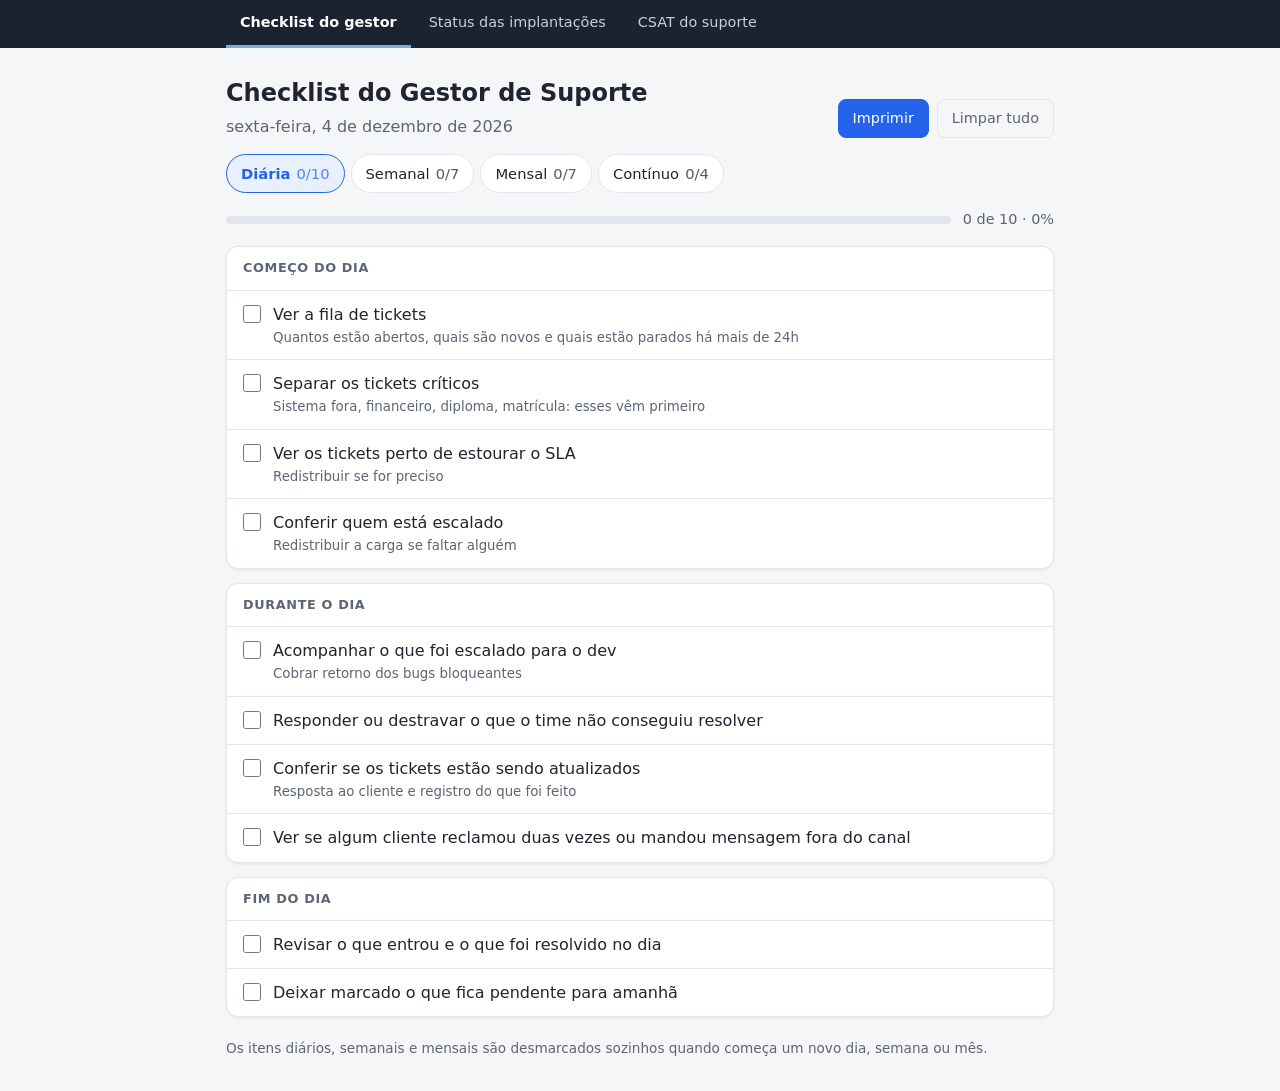
<file: index.html>
<!doctype html>
<html lang="pt-BR">
<head>
  <meta charset="utf-8">
  <meta name="viewport" content="width=device-width, initial-scale=1">
  <title>Checklist do Gestor</title>
  <link rel="stylesheet" href="style.css">
</head>
<body>
  <header class="topo">
    <div>
      <h1>Checklist do Gestor de Suporte</h1>
      <p class="subtitulo" id="data-hoje"></p>
    </div>
    <div class="acoes">
      <button type="button" id="btn-imprimir" class="btn">Imprimir</button>
      <button type="button" id="btn-limpar" class="btn btn-secundario">Limpar tudo</button>
    </div>
  </header>

  <nav class="abas" id="abas" role="tablist"></nav>

  <main id="conteudo"></main>

  <footer class="rodape">
    Os itens diários, semanais e mensais são desmarcados sozinhos quando começa um novo dia, semana ou mês.
  </footer>

  <script src="nav.js"></script>
  <script src="script.js"></script>
</body>
</html>
</file>
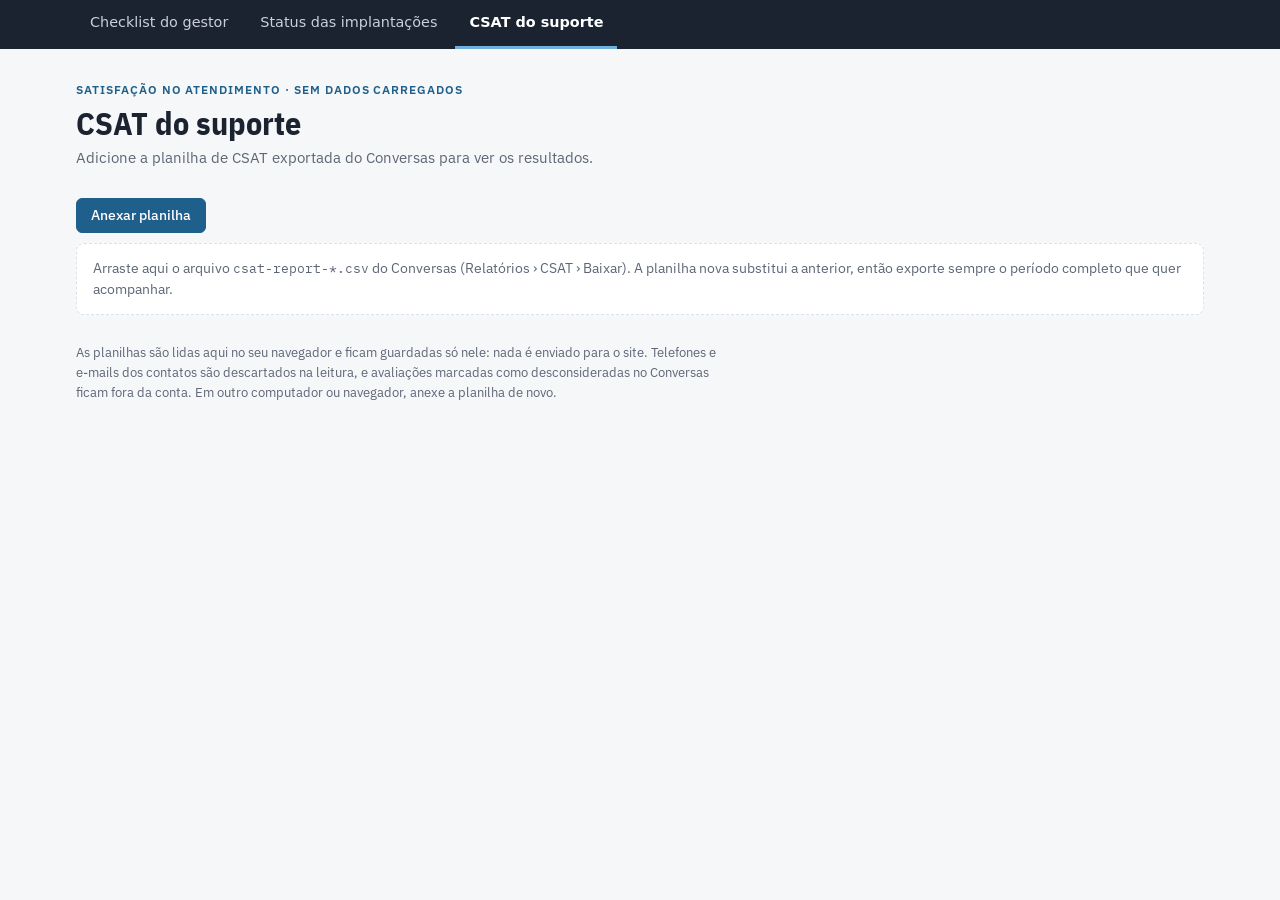
<file: csat/index.html>
<!doctype html>
<html lang="pt-BR">
<head>
  <meta charset="utf-8">
  <meta name="viewport" content="width=device-width, initial-scale=1">
  <title>CSAT do Suporte Eduq</title>
  <link rel="preconnect" href="https://fonts.googleapis.com">
  <link rel="stylesheet" href="https://fonts.googleapis.com/css2?family=IBM+Plex+Sans:wght@400;500;600&family=IBM+Plex+Sans+Condensed:wght@600;700&family=IBM+Plex+Mono:wght@500&display=swap">
  <link rel="stylesheet" href="style.css">
</head>
<body>
  <div class="wrap">
    <header>
      <div class="eyebrow">Satisfação no atendimento · <span id="periodo">sem dados carregados</span></div>
      <h1>CSAT do suporte</h1>
      <p id="resumo">Anexe a planilha de CSAT exportada do Conversas para ver os resultados.</p>
    </header>

    <section class="carga" id="carga">
      <div class="sec-head">
        <div class="actions">
          <label class="btn primary" for="arquivo" id="btn-arquivo">Anexar planilha</label>
          <input type="file" id="arquivo" accept=".csv,text/csv" multiple hidden>
          <label class="filtro" for="mes">Período
            <select id="mes"></select>
          </label>
          <label class="filtro" for="operador">Operador
            <select id="operador"></select>
          </label>
        </div>
        <div class="actions">
          <span class="status" id="status" role="status"></span>
          <button type="button" class="link-danger" id="btn-limpar">Apagar dados</button>
          <button type="button" class="link-danger" id="btn-confirmar" hidden>Confirmar: apagar todas as avaliações</button>
          <button type="button" id="btn-cancelar" hidden>Cancelar</button>
        </div>
      </div>
      <p class="carregada" id="carregada" hidden></p>
      <div class="drop" id="drop">
        Arraste aqui o arquivo <code>csat-report-*.csv</code> do Conversas (Relatórios › CSAT › Baixar). A planilha nova substitui a anterior, então exporte sempre o período completo que quer acompanhar.
      </div>
    </section>

    <div id="painel" hidden>
      <div class="stats">
        <div class="stat destaque"><b id="k-csat">—</b><span>CSAT (notas 4 e 5)</span></div>
        <div class="stat"><b id="k-media">—</b><span>Nota média (1 a 5)</span></div>
        <div class="stat"><b id="k-nota5">—</b><span>Notas 5 ("Uau!")</span></div>
        <div class="stat"><b id="k-total">—</b><span>Avaliações</span></div>
        <div class="stat"><b id="k-baixas">—</b><span>Notas 3 ou menores</span></div>
      </div>

      <div class="grid2">
        <section class="card">
          <h2>Distribuição das notas</h2>
          <p class="nota">Quantas avaliações cada nota recebeu no período.</p>
          <div id="dist" class="dist"></div>
        </section>
        <section class="card">
          <h2>Avaliações por dia</h2>
          <p class="nota">Passe o mouse sobre um dia para ver a média e o CSAT.</p>
          <div id="dias" class="chart"></div>
        </section>
      </div>

      <section class="card">
        <h2>Resultado por operador</h2>
        <p class="nota">Ordenado pelo número de avaliações. CSAT é a parcela de notas 4 e 5.</p>
        <div class="scroll">
          <table>
            <thead><tr><th class="esq">Operador</th><th>Avaliações</th><th>Média</th><th>CSAT</th><th class="larga">Notas 5</th><th class="larga">Notas ≤ 3</th></tr></thead>
            <tbody id="ops"></tbody>
          </table>
        </div>
      </section>

      <section class="card">
        <h2>Notas 3 ou menores</h2>
        <p class="nota">Conversas para revisar com o operador. O número abre a conversa no Conversas.</p>
        <div class="scroll">
          <table>
            <thead><tr><th class="esq">Conversa</th><th class="esq">Data</th><th class="esq">Operador</th><th class="esq">Contato</th><th>Nota</th></tr></thead>
            <tbody id="baixas"></tbody>
          </table>
        </div>
      </section>

      <section class="card">
        <div class="sec-head">
          <div>
            <h2>Todas as avaliações</h2>
            <p class="nota">Mais recentes primeiro.</p>
          </div>
          <input type="search" id="busca" placeholder="Buscar operador ou contato" aria-label="Buscar avaliações">
        </div>
        <div class="scroll alta">
          <table>
            <thead><tr><th class="esq">Conversa</th><th class="esq">Data</th><th class="esq">Operador</th><th class="esq">Contato</th><th>Nota</th></tr></thead>
            <tbody id="todas"></tbody>
          </table>
        </div>
      </section>
    </div>

    <p class="note">As planilhas são lidas aqui no seu navegador e ficam guardadas só nele: nada é enviado para o site. Telefones e e-mails dos contatos são descartados na leitura, e avaliações marcadas como desconsideradas no Conversas ficam fora da conta. Em outro computador ou navegador, anexe a planilha de novo.</p>
  </div>

  <div class="tip" id="tip" hidden></div>
  <script src="../nav.js"></script>
  <script src="app.js"></script>
</body>
</html>
</file>
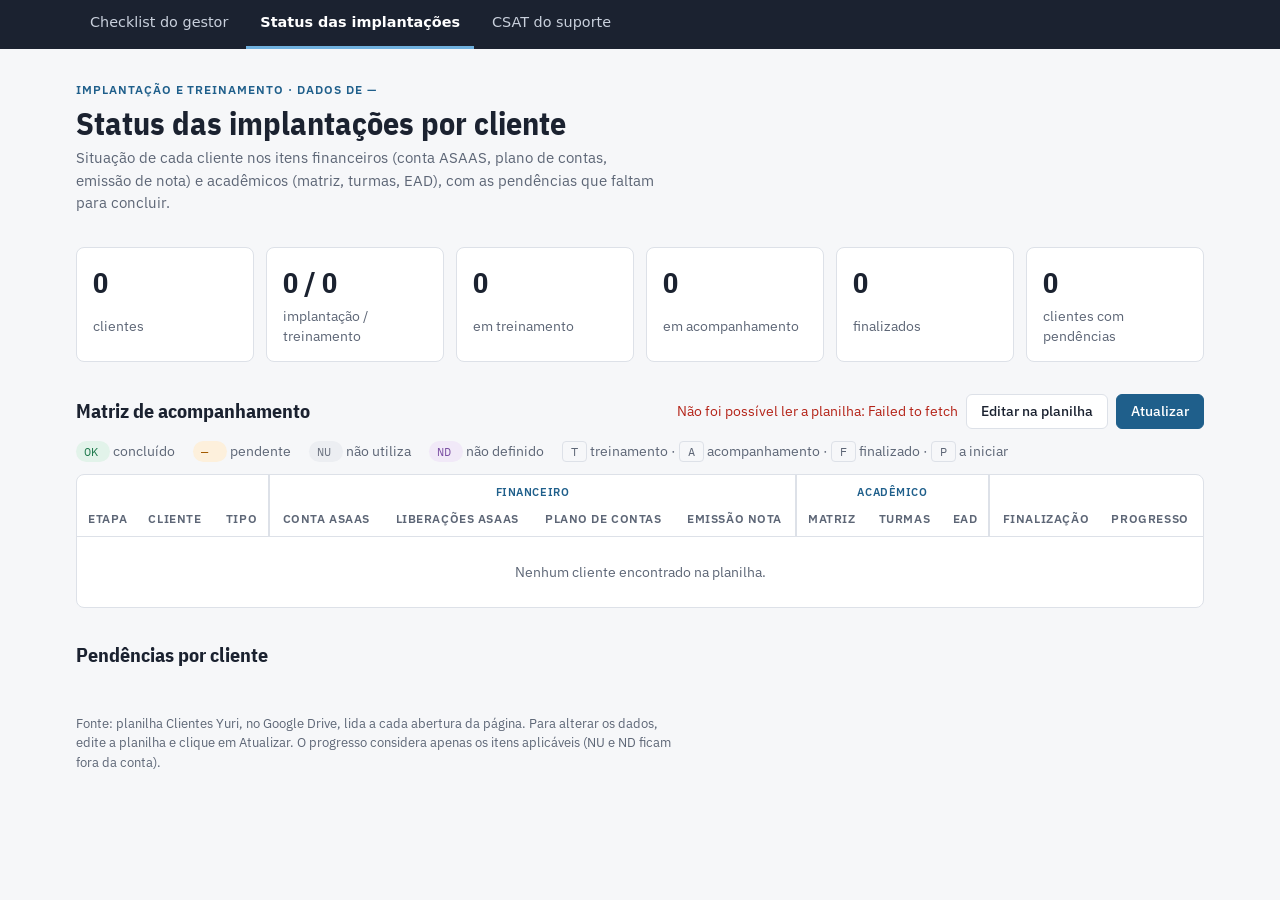
<file: status-implantacoes/index.html>
<!doctype html>
<html lang="pt-BR">
<head>
  <meta charset="utf-8">
  <meta name="viewport" content="width=device-width, initial-scale=1">
  <title>Status das Implantações Eduq</title>
  <link rel="preconnect" href="https://fonts.googleapis.com">
  <link rel="stylesheet" href="https://fonts.googleapis.com/css2?family=IBM+Plex+Sans:wght@400;500;600&family=IBM+Plex+Sans+Condensed:wght@600;700&family=IBM+Plex+Mono:wght@500&display=swap">
  <link rel="stylesheet" href="style.css">
</head>
<body>
  <div class="wrap">
    <header>
      <div class="eyebrow">Implantação e treinamento · dados de <span id="atualizado">—</span></div>
      <h1>Status das implantações por cliente</h1>
      <p>Situação de cada cliente nos itens financeiros (conta ASAAS, plano de contas, emissão de nota) e acadêmicos (matriz, turmas, EAD), com as pendências que faltam para concluir.</p>
    </header>

    <div class="stats" id="stats"></div>

    <section>
      <div class="sec-head">
        <h2>Matriz de acompanhamento</h2>
        <div class="actions">
          <span class="status" id="status" role="status"></span>
          <a class="btn" id="link-planilha" target="_blank" rel="noopener">Editar na planilha</a>
          <button type="button" class="primary" id="btn-atualizar">Atualizar</button>
        </div>
      </div>
      <div class="legend">
        <span><span class="chip c-ok">OK</span> concluído</span>
        <span><span class="chip c-pend">—</span> pendente</span>
        <span><span class="chip c-nu">NU</span> não utiliza</span>
        <span><span class="chip c-nd">ND</span> não definido</span>
        <span><span class="etapa">T</span> treinamento · <span class="etapa">A</span> acompanhamento · <span class="etapa">F</span> finalizado · <span class="etapa">P</span> a iniciar</span>
      </div>
      <div class="scroll">
        <table>
          <thead>
            <tr class="group"><th></th><th></th><th></th><th colspan="4" class="sep">Financeiro</th><th colspan="3" class="sep">Acadêmico</th><th colspan="2" class="sep"></th></tr>
            <tr><th>Etapa</th><th class="cli">Cliente</th><th>Tipo</th>
              <th class="sep">Conta ASAAS</th><th>Liberações ASAAS</th><th>Plano de contas</th><th>Emissão nota</th>
              <th class="sep">Matriz</th><th>Turmas</th><th>EAD</th>
              <th class="sep">Finalização</th><th class="prog-col">Progresso</th></tr>
          </thead>
          <tbody id="linhas"></tbody>
        </table>
      </div>
    </section>

    <section>
      <h2>Pendências por cliente</h2>
      <div class="pend-list" id="pendencias"></div>
    </section>

    <p class="note">Fonte: planilha Clientes Yuri, no Google Drive, lida a cada abertura da página. Para alterar os dados, edite a planilha e clique em Atualizar. O progresso considera apenas os itens aplicáveis (NU e ND ficam fora da conta).</p>
  </div>

  <script src="../nav.js"></script>
  <script src="app.js"></script>
</body>
</html>
</file>
<file: style.css>
:root {
  --fundo: #f5f6f8;
  --cartao: #ffffff;
  --texto: #1f2430;
  --texto-suave: #5d6475;
  --borda: #e2e5eb;
  --destaque: #2563eb;
  --destaque-suave: #e8effd;
  --ok: #16a34a;
  --sombra: 0 1px 3px rgba(16, 24, 40, 0.08);
  --sn-largura: 860px;
}

@media (prefers-color-scheme: dark) {
  :root {
    --fundo: #14161b;
    --cartao: #1d2027;
    --texto: #e7e9ee;
    --texto-suave: #9aa1b2;
    --borda: #2d313b;
    --destaque: #6b9bff;
    --destaque-suave: #22304d;
    --ok: #3ccf74;
    --sombra: none;
  }
}

* { box-sizing: border-box; }

body {
  margin: 0;
  font-family: "Segoe UI", system-ui, -apple-system, sans-serif;
  background: var(--fundo);
  color: var(--texto);
  line-height: 1.45;
}

.topo, .abas, main, .rodape {
  max-width: 860px;
  margin: 0 auto;
  padding-left: 16px;
  padding-right: 16px;
}

.topo {
  display: flex;
  flex-wrap: wrap;
  gap: 12px;
  align-items: flex-end;
  justify-content: space-between;
  padding-top: 28px;
  padding-bottom: 16px;
}

h1 { font-size: 1.5rem; margin: 0; }
.subtitulo { margin: 4px 0 0; color: var(--texto-suave); }

.acoes { display: flex; gap: 8px; }

.btn {
  font: inherit;
  font-size: 0.9rem;
  padding: 8px 14px;
  border-radius: 8px;
  border: 1px solid var(--destaque);
  background: var(--destaque);
  color: #fff;
  cursor: pointer;
}
.btn-secundario { background: transparent; color: var(--texto-suave); border-color: var(--borda); }
.btn:hover { filter: brightness(1.08); }

.abas {
  display: flex;
  gap: 6px;
  overflow-x: auto;
  padding-bottom: 12px;
}

.aba {
  font: inherit;
  font-size: 0.92rem;
  white-space: nowrap;
  padding: 8px 14px;
  border-radius: 999px;
  border: 1px solid var(--borda);
  background: var(--cartao);
  color: var(--texto);
  cursor: pointer;
}
.aba[aria-selected="true"] {
  background: var(--destaque-suave);
  border-color: var(--destaque);
  color: var(--destaque);
  font-weight: 600;
}
.aba .contador { margin-left: 6px; opacity: 0.75; font-weight: 400; }

.painel-topo {
  display: flex;
  align-items: center;
  gap: 12px;
  margin: 4px 0 16px;
}
.barra {
  flex: 1;
  height: 8px;
  background: var(--borda);
  border-radius: 999px;
  overflow: hidden;
}
.barra-preenchida {
  height: 100%;
  background: var(--ok);
  transition: width 0.25s ease;
}
.percentual { font-size: 0.9rem; color: var(--texto-suave); min-width: 90px; text-align: right; }

.grupo {
  background: var(--cartao);
  border: 1px solid var(--borda);
  border-radius: 12px;
  box-shadow: var(--sombra);
  margin-bottom: 14px;
  overflow: hidden;
}
.grupo h2 {
  font-size: 0.8rem;
  text-transform: uppercase;
  letter-spacing: 0.05em;
  color: var(--texto-suave);
  margin: 0;
  padding: 12px 16px;
  border-bottom: 1px solid var(--borda);
}
.grupo ul { list-style: none; margin: 0; padding: 0; }
.grupo li + li { border-top: 1px solid var(--borda); }

.item {
  display: flex;
  gap: 12px;
  align-items: flex-start;
  padding: 12px 16px;
  cursor: pointer;
}
.item input {
  width: 18px;
  height: 18px;
  margin: 2px 0 0;
  flex-shrink: 0;
  accent-color: var(--ok);
  cursor: pointer;
}
.item.feito .texto { color: var(--texto-suave); text-decoration: line-through; }
.texto small { display: block; color: var(--texto-suave); margin-top: 2px; }
.item.feito .texto small { text-decoration: none; }

.rodape {
  color: var(--texto-suave);
  font-size: 0.85rem;
  padding-top: 8px;
  padding-bottom: 32px;
}

@media print {
  body { background: #fff; color: #000; }
  .acoes, .abas, .rodape { display: none; }
  .grupo { box-shadow: none; break-inside: avoid; }
  .painel { display: block !important; }
  .painel-titulo { display: block !important; }
}

.painel-titulo { display: none; font-size: 1.1rem; margin: 18px 0 8px; }
</file>
<file: csat/style.css>
/* Layout: cabeçalho curto, carga da planilha, faixa de indicadores, gráficos lado a lado, tabelas por operador e por avaliação */
:root {
  --bg: #f6f7f9; --surface: #ffffff; --fg: #1b2230; --muted: #5d6676; --line: #dde1e8;
  --accent: #1f5f8b; --accent-fg: #ffffff; --accent-bg: #e4eef6; --danger: #b42318;
  --ok: #1f7a4d; --ok-bg: #e2f3ea; --pend: #a35b00; --pend-bg: #fdf0dc; --bad: #b42318; --bad-bg: #fde7e5;
  --grid: #eceef2;
  --font-display: "IBM Plex Sans Condensed", "Arial Narrow", sans-serif;
  --font-body: "IBM Plex Sans", "Segoe UI", system-ui, sans-serif;
  --font-mono: "IBM Plex Mono", Consolas, monospace;
  --sn-largura: 1160px;
  color-scheme: light;
}
@media (prefers-color-scheme: dark) { :root:not([data-theme="light"]) {
  --bg: #12161d; --surface: #1a2029; --fg: #e6e9ef; --muted: #9aa3b2; --line: #2c3440;
  --accent: #6fb0de; --accent-fg: #0d1520; --accent-bg: #1b2d3d; --danger: #f97066;
  --ok: #5fcf95; --ok-bg: #173527; --pend: #f2b05a; --pend-bg: #3a2a12; --bad: #f97066; --bad-bg: #3d1d1a;
  --grid: #262c36; color-scheme: dark } }
:root[data-theme="dark"] {
  --bg: #12161d; --surface: #1a2029; --fg: #e6e9ef; --muted: #9aa3b2; --line: #2c3440;
  --accent: #6fb0de; --accent-fg: #0d1520; --accent-bg: #1b2d3d; --danger: #f97066;
  --ok: #5fcf95; --ok-bg: #173527; --pend: #f2b05a; --pend-bg: #3a2a12; --bad: #f97066; --bad-bg: #3d1d1a;
  --grid: #262c36; color-scheme: dark }

* { box-sizing: border-box; }
body { margin: 0; background: var(--bg); color: var(--fg); font-family: var(--font-body); font-size: 15px; line-height: 1.5; }
[hidden] { display: none !important; }
.wrap { max-width: 1160px; margin: 0 auto; padding: 32px 16px 48px; display: grid; gap: 28px; }
#painel { display: grid; gap: 28px; }
h1, h2 { font-family: var(--font-display); text-wrap: balance; margin: 0; }
h1 { font-size: 2rem; line-height: 1.15; }
h2 { font-size: 1.15rem; }
.eyebrow { font-size: .75rem; letter-spacing: .08em; text-transform: uppercase; color: var(--accent); font-weight: 600; }
header { display: grid; gap: 6px; }
header p { margin: 0; color: var(--muted); max-width: 70ch; }
header p b { color: var(--fg); font-variant-numeric: tabular-nums; }

section { display: grid; gap: 10px; min-width: 0; }
.sec-head { display: flex; flex-wrap: wrap; align-items: center; justify-content: space-between; gap: 12px; }
.actions { display: flex; flex-wrap: wrap; gap: 8px 14px; align-items: center; }
button, .btn { font: inherit; font-size: .88rem; font-weight: 500; border-radius: 6px; padding: 6px 14px; cursor: pointer;
  border: 1px solid var(--line); background: var(--surface); color: var(--fg); display: inline-block; }
.btn.primary { background: var(--accent); color: var(--accent-fg); border-color: var(--accent); }
button.link-danger { border: 0; background: none; color: var(--danger); padding: 4px 6px; font-size: .82rem; }
button:focus-visible, select:focus-visible, input:focus-visible, .btn:focus-within { outline: 2px solid var(--accent); outline-offset: 2px; }
.filtro { display: inline-flex; align-items: center; gap: 6px; font-size: .82rem; color: var(--muted); }
select, input[type="search"] { font: inherit; font-size: .85rem; color: var(--fg); background: var(--surface);
  border: 1px solid var(--line); border-radius: 5px; padding: 4px 8px; }
input[type="search"] { width: min(100%, 260px); }
.status { font-size: .85rem; color: var(--muted); }
.status.erro { color: var(--danger); }

.carregada { margin: 0; font-size: .85rem; color: var(--fg); background: var(--accent-bg); border-radius: 6px; padding: 8px 12px; }
.drop { border: 1.5px dashed var(--line); border-radius: 8px; padding: 14px 16px; color: var(--muted); font-size: .88rem; background: var(--surface); }
.drop.ativo { border-color: var(--accent); background: var(--accent-bg); color: var(--fg); }
.drop code { font-family: var(--font-mono); font-size: .8rem; }

.stats { display: grid; grid-template-columns: repeat(auto-fit, minmax(150px, 1fr)); gap: 12px; }
.stat { background: var(--surface); border: 1px solid var(--line); border-radius: 8px; padding: 14px 16px; display: grid; gap: 2px; }
.stat b { font-family: var(--font-display); font-size: 1.9rem; font-variant-numeric: tabular-nums; line-height: 1.15; }
.stat span { color: var(--muted); font-size: .85rem; }
.stat.destaque b { color: var(--ok); }

.grid2 { display: grid; grid-template-columns: repeat(auto-fit, minmax(min(100%, 380px), 1fr)); gap: 16px; }
.card { background: var(--surface); border: 1px solid var(--line); border-radius: 8px; padding: 16px 18px; align-content: start; }
.nota { margin: -4px 0 4px; color: var(--muted); font-size: .85rem; }

.dist { display: grid; gap: 10px; }
.drow { display: grid; grid-template-columns: 4.2rem 1fr 6.5rem; gap: 10px; align-items: center; font-size: .88rem; font-variant-numeric: tabular-nums; }
.dtrack { height: 16px; background: var(--grid); border-radius: 4px; overflow: hidden; }
.dtrack i { display: block; height: 100%; border-radius: 4px; }
.dval { text-align: right; color: var(--muted); }

.chart { position: relative; min-height: 240px; }
.chart svg { display: block; width: 100%; height: auto; }
.chart text { font-family: var(--font-body); font-size: 12px; fill: var(--muted); }
.chart text.val { fill: var(--fg); }
.chart .barra { fill: var(--accent); }
.chart .barra.apagada { opacity: .4; }
.chart line { stroke: var(--grid); }
.tip { position: fixed; z-index: 20; background: var(--surface); border: 1px solid var(--line); border-radius: 6px;
  box-shadow: 0 4px 16px rgba(16, 24, 40, .14); padding: 6px 10px; font-size: .8rem; pointer-events: none; white-space: nowrap; font-variant-numeric: tabular-nums; }
.tip .d { color: var(--muted); }

.scroll { overflow-x: auto; }
.scroll.alta { max-height: 460px; overflow-y: auto; }
table { border-collapse: collapse; width: 100%; font-size: .88rem; font-variant-numeric: tabular-nums; }
th, td { padding: 8px 10px; border-bottom: 1px solid var(--line); text-align: right; white-space: nowrap; }
th { font-size: .72rem; letter-spacing: .05em; text-transform: uppercase; color: var(--muted); font-weight: 600; position: sticky; top: 0; background: var(--surface); }
th.esq, td.esq { text-align: left; }
td.contato { white-space: normal; min-width: 180px; }
tbody tr:last-child td { border-bottom: 0; }
td.vazio { color: var(--muted); text-align: left; padding: 16px 10px; }
a { color: var(--accent); }
.csat { display: inline-flex; align-items: center; gap: 8px; justify-content: flex-end; }
.bar { width: 70px; height: 6px; border-radius: 3px; background: var(--grid); overflow: hidden; }
.bar i { display: block; height: 100%; }
.chip { display: inline-block; min-width: 30px; text-align: center; padding: 1px 8px; border-radius: 999px; font-family: var(--font-mono); font-size: .78rem; }
.n5, .n4 { color: var(--ok); background: var(--ok-bg); }
.n3 { color: var(--pend); background: var(--pend-bg); }
.n2, .n1 { color: var(--bad); background: var(--bad-bg); }
@media (max-width: 640px) { .larga { display: none; } }

.note { font-size: .82rem; color: var(--muted); max-width: 80ch; margin: 0; }
@media print { .carga, .note { display: none; } .card, .stat { break-inside: avoid; } }
</file>
<file: status-implantacoes/style.css>
/* Layout: cabeçalho curto, faixa de resumo, matriz cliente × item de implantação (editável), pendências por cliente */
:root {
  --bg: #f6f7f9; --surface: #ffffff; --fg: #1b2230; --muted: #5d6676; --line: #dde1e8;
  --accent: #1f5f8b; --accent-fg: #ffffff; --danger: #b42318;
  --ok: #1f7a4d; --ok-bg: #e2f3ea; --pend: #a35b00; --pend-bg: #fdf0dc;
  --na: #6b7280; --na-bg: #eceef2; --nd: #7a4fa3; --nd-bg: #f1e9f8;
  --font-display: "IBM Plex Sans Condensed", "Arial Narrow", sans-serif;
  --font-body: "IBM Plex Sans", "Segoe UI", system-ui, sans-serif;
  --font-mono: "IBM Plex Mono", Consolas, monospace;
  color-scheme: light;
}
@media (prefers-color-scheme: dark) { :root:not([data-theme="light"]) {
  --bg: #12161d; --surface: #1a2029; --fg: #e6e9ef; --muted: #9aa3b2; --line: #2c3440;
  --accent: #6fb0de; --accent-fg: #0d1520; --danger: #f97066;
  --ok: #5fcf95; --ok-bg: #173527; --pend: #f2b05a; --pend-bg: #3a2a12;
  --na: #a0a7b4; --na-bg: #262c36; --nd: #c49cec; --nd-bg: #2e2340; color-scheme: dark } }
:root[data-theme="dark"] {
  --bg: #12161d; --surface: #1a2029; --fg: #e6e9ef; --muted: #9aa3b2; --line: #2c3440;
  --accent: #6fb0de; --accent-fg: #0d1520; --danger: #f97066;
  --ok: #5fcf95; --ok-bg: #173527; --pend: #f2b05a; --pend-bg: #3a2a12;
  --na: #a0a7b4; --na-bg: #262c36; --nd: #c49cec; --nd-bg: #2e2340; color-scheme: dark }

* { box-sizing: border-box; }
body { margin: 0; background: var(--bg); color: var(--fg); font-family: var(--font-body); font-size: 15px; line-height: 1.5; }
[hidden] { display: none !important; }
.wrap { max-width: 1160px; margin: 0 auto; padding: 32px 16px 48px; display: grid; gap: 32px; }
h1, h2 { font-family: var(--font-display); text-wrap: balance; margin: 0; }
h1 { font-size: 2rem; line-height: 1.15; }
h2 { font-size: 1.25rem; }
.eyebrow { font-size: .75rem; letter-spacing: .08em; text-transform: uppercase; color: var(--accent); font-weight: 600; }
header { display: grid; gap: 6px; }
header p { margin: 0; color: var(--muted); max-width: 65ch; }

.stats { display: grid; grid-template-columns: repeat(auto-fit, minmax(150px, 1fr)); gap: 12px; }
.stat { background: var(--surface); border: 1px solid var(--line); border-radius: 8px; padding: 14px 16px; display: grid; gap: 2px; }
.stat b { font-family: var(--font-display); font-size: 1.75rem; font-variant-numeric: tabular-nums; }
.stat span { color: var(--muted); font-size: .85rem; }

section { display: grid; gap: 12px; }
.sec-head { display: flex; flex-wrap: wrap; align-items: center; justify-content: space-between; gap: 12px; }
.actions { display: flex; flex-wrap: wrap; gap: 8px; align-items: center; }
button { font: inherit; font-size: .88rem; font-weight: 500; border-radius: 6px; padding: 6px 14px; cursor: pointer;
  border: 1px solid var(--line); background: var(--surface); color: var(--fg); }
a.btn { display: inline-block; text-decoration: none; font-size: .88rem; font-weight: 500; border-radius: 6px; padding: 6px 14px;
  border: 1px solid var(--line); background: var(--surface); color: var(--fg); }
a.btn:focus-visible { outline: 2px solid var(--accent); outline-offset: 2px; }
button.primary { background: var(--accent); color: var(--accent-fg); border-color: var(--accent); }
button:disabled { opacity: .55; cursor: default; }
td.vazio { color: var(--muted); padding: 24px; }
button.link-danger { border: 0; background: none; color: var(--danger); padding: 4px 6px; font-size: .8rem; }
button:focus-visible, select:focus-visible, input:focus-visible { outline: 2px solid var(--accent); outline-offset: 2px; }
.status { font-size: .85rem; color: var(--muted); }
.status.erro { color: var(--danger); }

.scroll { overflow-x: auto; background: var(--surface); border: 1px solid var(--line); border-radius: 8px; }
table { border-collapse: collapse; width: 100%; min-width: 900px; font-size: .9rem; }
th, td { padding: 9px 10px; border-bottom: 1px solid var(--line); text-align: center; white-space: nowrap; }
th { font-size: .72rem; letter-spacing: .05em; text-transform: uppercase; color: var(--muted); font-weight: 600; }
thead tr.group th { font-size: .7rem; color: var(--accent); border-bottom: 0; padding-bottom: 0; }
td.cli, th.cli { text-align: left; font-weight: 600; }
th.prog-col { text-align: left; }
tbody tr:last-child td { border-bottom: 0; }
.sep { border-left: 2px solid var(--line); }

.chip { display: inline-block; min-width: 34px; padding: 2px 8px; border-radius: 999px; font-family: var(--font-mono); font-size: .72rem; }
.c-ok { color: var(--ok); background: var(--ok-bg); }
.c-pend { color: var(--pend); background: var(--pend-bg); }
.c-nu { color: var(--na); background: var(--na-bg); }
.c-nd { color: var(--nd); background: var(--nd-bg); }

select, input[type="text"] { font: inherit; font-size: .82rem; color: var(--fg); background: var(--surface);
  border: 1px solid var(--line); border-radius: 5px; padding: 3px 6px; }
select.v-OK { color: var(--ok); background: var(--ok-bg); }
select.v-pend { color: var(--pend); background: var(--pend-bg); }
select.v-NU { color: var(--na); background: var(--na-bg); }
select.v-ND { color: var(--nd); background: var(--nd-bg); }
input.nome { width: 150px; font-weight: 600; }

.etapa { font-family: var(--font-mono); font-size: .75rem; padding: 2px 8px; border-radius: 4px; border: 1px solid var(--line); }
.prog { display: flex; align-items: center; gap: 8px; }
.bar { width: 70px; height: 6px; border-radius: 3px; background: var(--na-bg); overflow: hidden; }
.bar i { display: block; height: 100%; background: var(--ok); }
.prog small { font-variant-numeric: tabular-nums; color: var(--muted); }
.legend { display: flex; flex-wrap: wrap; gap: 8px 18px; font-size: .85rem; color: var(--muted); align-items: center; }

.pend-list { display: grid; grid-template-columns: repeat(auto-fit, minmax(240px, 1fr)); gap: 12px; }
.pcard { background: var(--surface); border: 1px solid var(--line); border-radius: 8px; padding: 14px 16px; display: grid; gap: 8px; align-content: start; }
.pcard h3 { margin: 0; font-size: 1rem; display: flex; justify-content: space-between; gap: 8px; }
.pcard ul { margin: 0; padding-left: 18px; color: var(--muted); }
.pcard.done { border-style: dashed; }
.note { font-size: .82rem; color: var(--muted); max-width: 75ch; margin: 0; }
</file>
